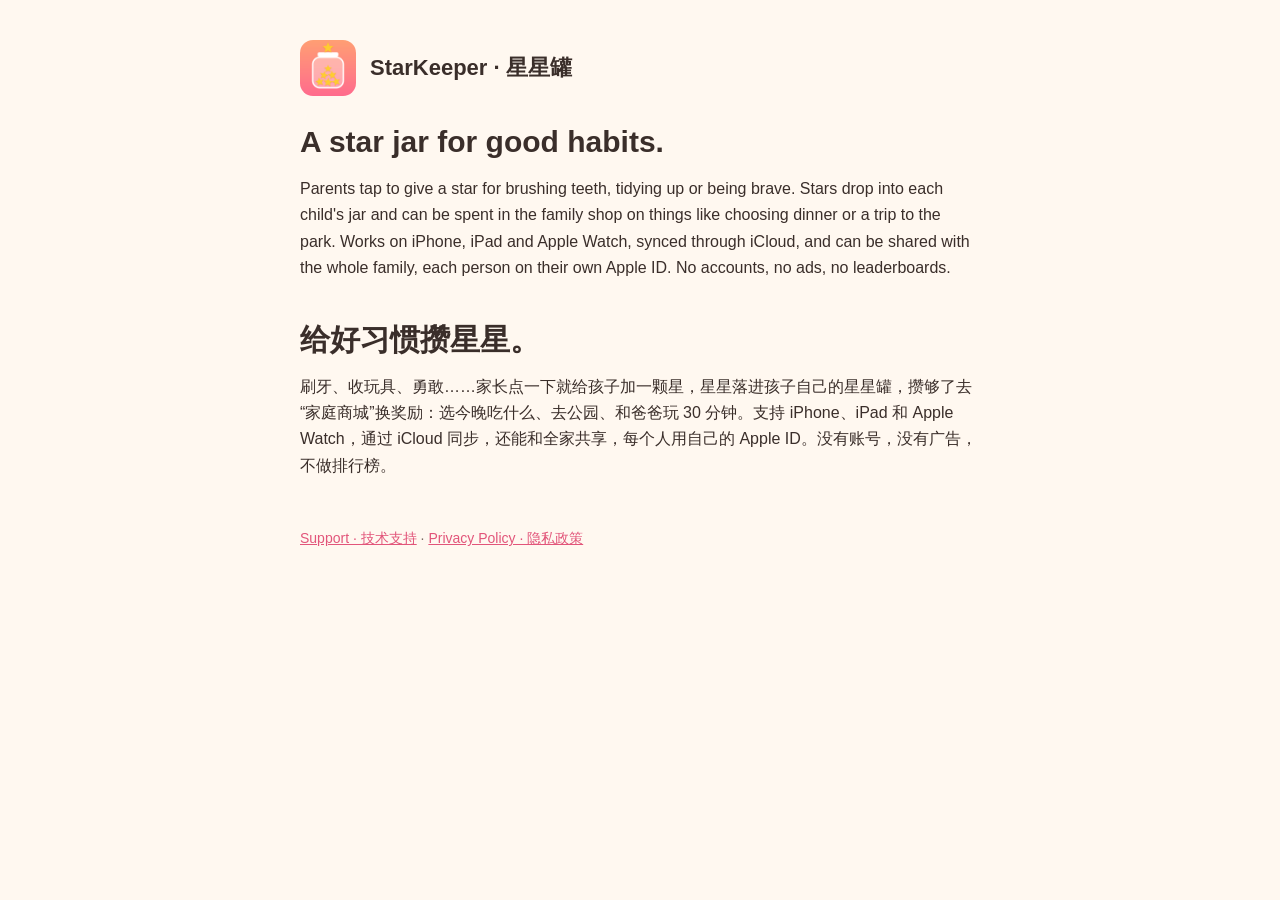
<file: index.html>
<!doctype html>
<html lang="en">
<head>
<meta charset="utf-8">
<meta name="viewport" content="width=device-width, initial-scale=1">
<title>StarKeeper · 星星罐</title>
<link rel="icon" href="icon.png">
<link rel="stylesheet" href="style.css">
</head>
<body>
<main>
<header><img src="icon.png" alt=""><a class="home" href="./">StarKeeper · 星星罐</a></header>
<h1>A star jar for good habits.</h1>
<p>Parents tap to give a star for brushing teeth, tidying up or being brave. Stars drop into each child's jar and can be spent in the family shop on things like choosing dinner or a trip to the park. Works on iPhone, iPad and Apple Watch, synced through iCloud, and can be shared with the whole family, each person on their own Apple ID. No accounts, no ads, no leaderboards.</p>
<h1 lang="zh-Hans" style="margin-top:40px">给好习惯攒星星。</h1>
<p lang="zh-Hans">刷牙、收玩具、勇敢……家长点一下就给孩子加一颗星，星星落进孩子自己的星星罐，攒够了去“家庭商城”换奖励：选今晚吃什么、去公园、和爸爸玩 30 分钟。支持 iPhone、iPad 和 Apple Watch，通过 iCloud 同步，还能和全家共享，每个人用自己的 Apple ID。没有账号，没有广告，不做排行榜。</p>
<footer><a href="support.html">Support · 技术支持</a> · <a href="privacy.html">Privacy Policy · 隐私政策</a></footer>
</main>
</body>
</html>
</file>
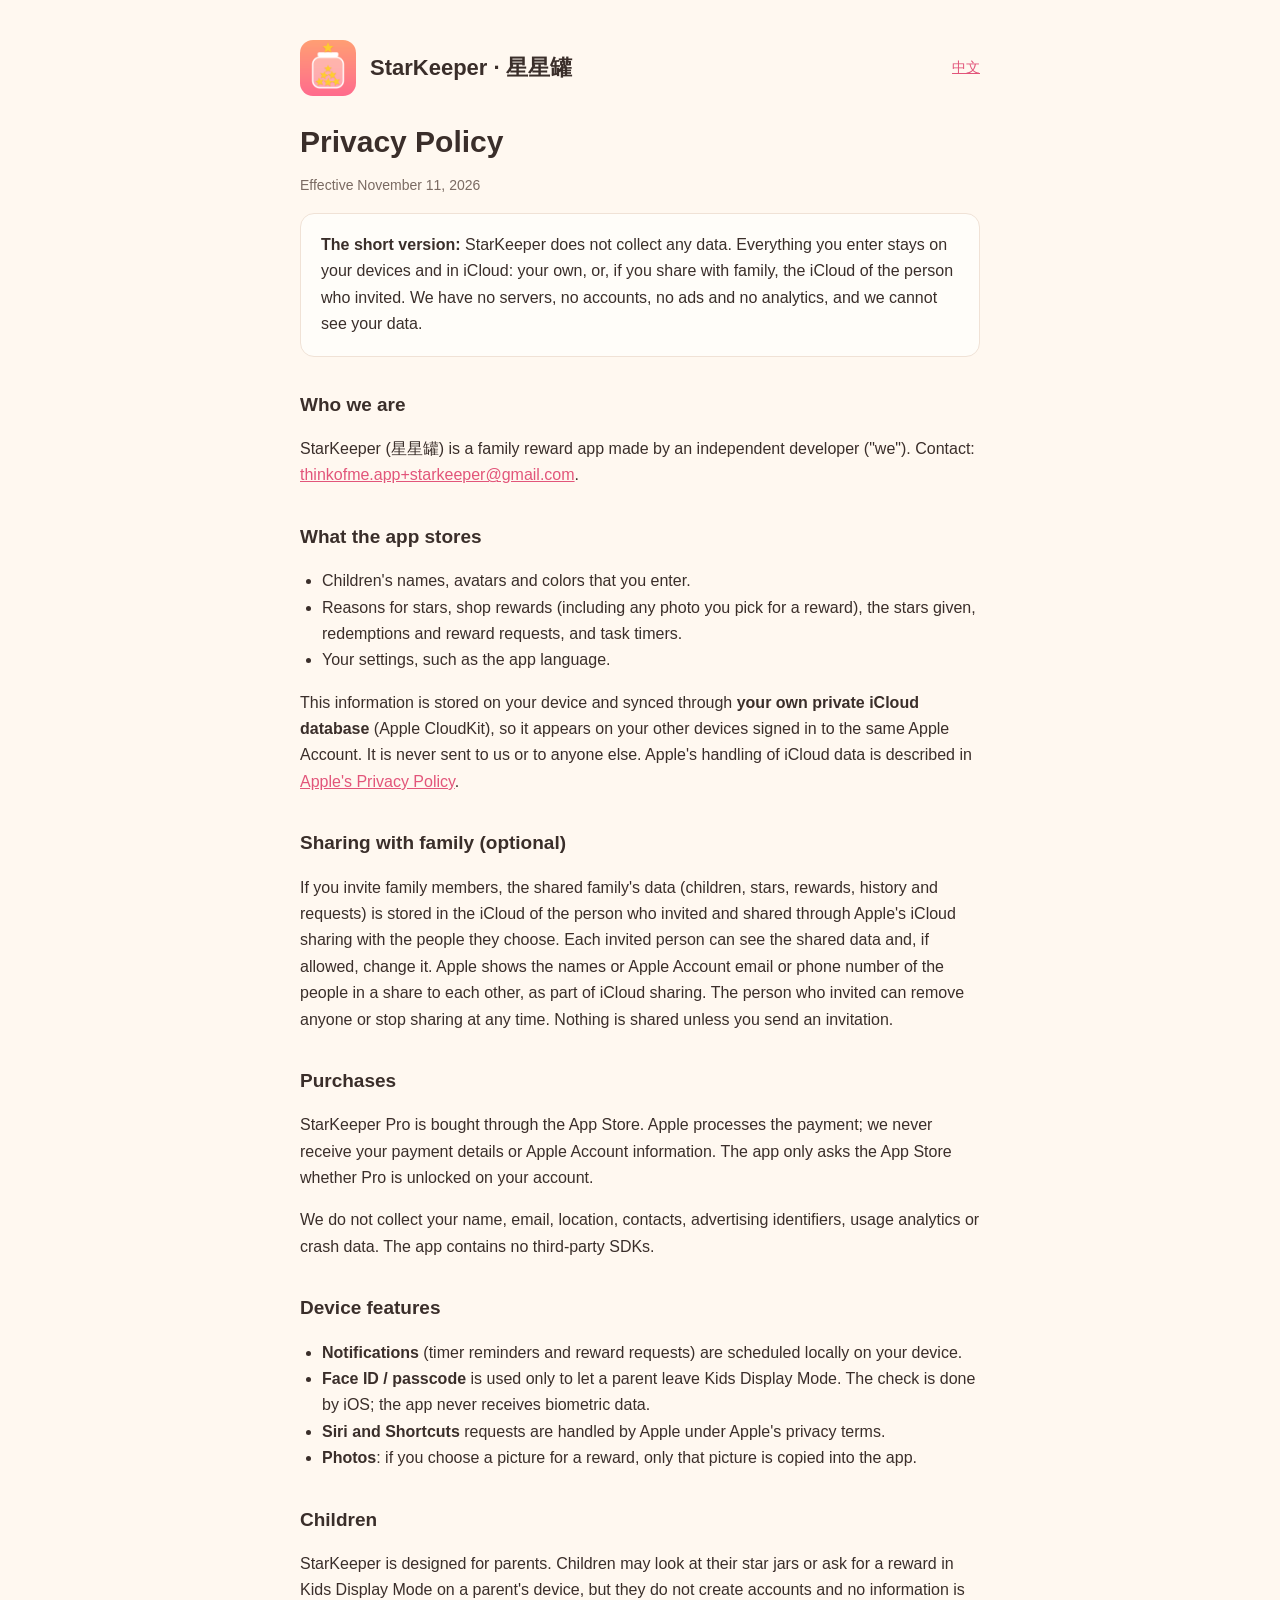
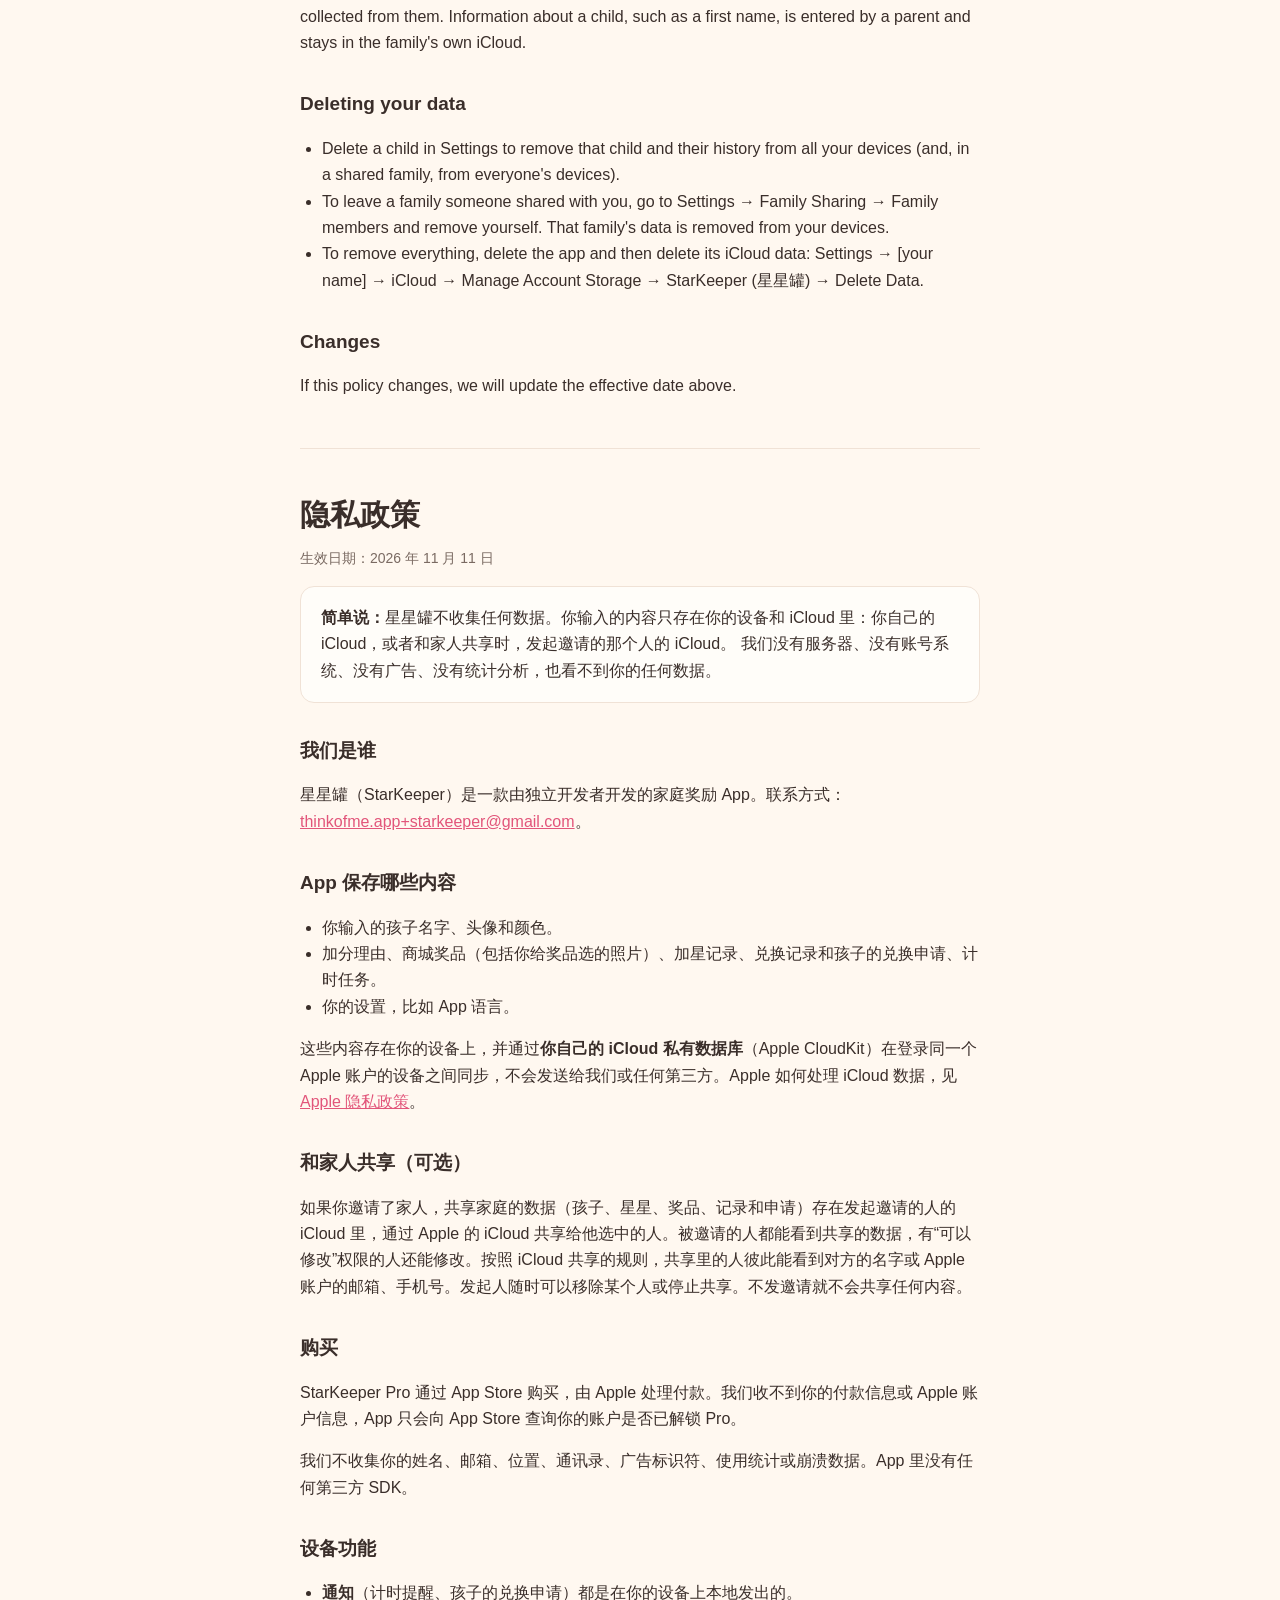
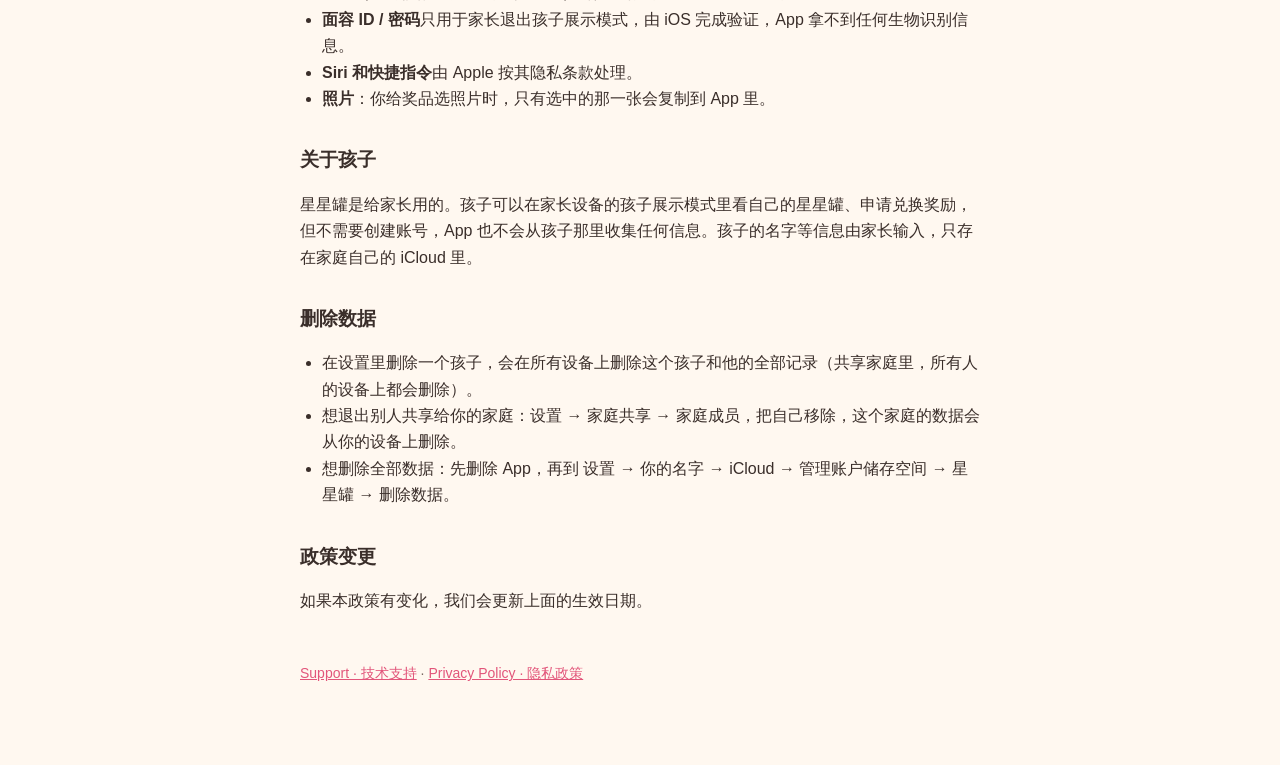
<file: privacy.html>
<!doctype html>
<html lang="en">
<head>
<meta charset="utf-8">
<meta name="viewport" content="width=device-width, initial-scale=1">
<title>StarKeeper Privacy Policy · 星星罐隐私政策</title>
<link rel="icon" href="icon.png">
<link rel="stylesheet" href="style.css">
</head>
<body>
<main>
<header><img src="icon.png" alt=""><a class="home" href="./">StarKeeper · 星星罐</a><nav><a href="#zh">中文</a></nav></header>
<h1>Privacy Policy</h1>
<p class="muted">Effective November 11, 2026</p>

<div class="card">
<strong>The short version:</strong> StarKeeper does not collect any data. Everything you enter stays on your devices
and in iCloud: your own, or, if you share with family, the iCloud of the person who invited. We have no servers, no accounts, no ads and no analytics, and we cannot see your data.
</div>

<h2>Who we are</h2>
<p>StarKeeper (星星罐) is a family reward app made by an independent developer ("we").
Contact: <a href="mailto:thinkofme.app+starkeeper@gmail.com">thinkofme.app+starkeeper@gmail.com</a>.</p>

<h2>What the app stores</h2>
<ul>
  <li>Children's names, avatars and colors that you enter.</li>
  <li>Reasons for stars, shop rewards (including any photo you pick for a reward), the stars given, redemptions and reward requests, and task timers.</li>
  <li>Your settings, such as the app language.</li>
</ul>
<p>This information is stored on your device and synced through <strong>your own private iCloud database</strong> (Apple CloudKit), so it appears on your other devices signed in to the same Apple Account. It is never sent to us or to anyone else. Apple's handling of iCloud data is described in <a href="https://www.apple.com/legal/privacy/">Apple's Privacy Policy</a>.</p>
<h2>Sharing with family (optional)</h2>
<p>If you invite family members, the shared family's data (children, stars, rewards, history and requests) is stored in the iCloud of the person who invited and shared through Apple's iCloud sharing with the people they choose. Each invited person can see the shared data and, if allowed, change it. Apple shows the names or Apple Account email or phone number of the people in a share to each other, as part of iCloud sharing. The person who invited can remove anyone or stop sharing at any time. Nothing is shared unless you send an invitation.</p>

<h2>Purchases</h2>
<p>StarKeeper Pro is bought through the App Store. Apple processes the payment; we never receive your payment details or Apple Account information. The app only asks the App Store whether Pro is unlocked on your account.</p>

<p>We do not collect your name, email, location, contacts, advertising identifiers, usage analytics or crash data. The app contains no third-party SDKs.</p>

<h2>Device features</h2>
<ul>
  <li><strong>Notifications</strong> (timer reminders and reward requests) are scheduled locally on your device.</li>
  <li><strong>Face ID / passcode</strong> is used only to let a parent leave Kids Display Mode. The check is done by iOS; the app never receives biometric data.</li>
  <li><strong>Siri and Shortcuts</strong> requests are handled by Apple under Apple's privacy terms.</li>
  <li><strong>Photos</strong>: if you choose a picture for a reward, only that picture is copied into the app.</li>
</ul>

<h2>Children</h2>
<p>StarKeeper is designed for parents. Children may look at their star jars or ask for a reward in Kids Display Mode on a parent's device, but they do not create accounts and no information is collected from them. Information about a child, such as a first name, is entered by a parent and stays in the family's own iCloud.</p>

<h2>Deleting your data</h2>
<ul>
  <li>Delete a child in Settings to remove that child and their history from all your devices (and, in a shared family, from everyone's devices).</li>
  <li>To leave a family someone shared with you, go to Settings → Family Sharing → Family members and remove yourself. That family's data is removed from your devices.</li>
  <li>To remove everything, delete the app and then delete its iCloud data: Settings → [your name] → iCloud → Manage Account Storage → StarKeeper (星星罐) → Delete Data.</li>
</ul>

<h2>Changes</h2>
<p>If this policy changes, we will update the effective date above.</p>

<hr id="zh">

<div lang="zh-Hans">
<h1>隐私政策</h1>
<p class="muted">生效日期：2026 年 11 月 11 日</p>

<div class="card">
<strong>简单说：</strong>星星罐不收集任何数据。你输入的内容只存在你的设备和 iCloud 里：你自己的 iCloud，或者和家人共享时，发起邀请的那个人的 iCloud。
我们没有服务器、没有账号系统、没有广告、没有统计分析，也看不到你的任何数据。
</div>

<h2>我们是谁</h2>
<p>星星罐（StarKeeper）是一款由独立开发者开发的家庭奖励 App。联系方式：<a href="mailto:thinkofme.app+starkeeper@gmail.com">thinkofme.app+starkeeper@gmail.com</a>。</p>

<h2>App 保存哪些内容</h2>
<ul>
  <li>你输入的孩子名字、头像和颜色。</li>
  <li>加分理由、商城奖品（包括你给奖品选的照片）、加星记录、兑换记录和孩子的兑换申请、计时任务。</li>
  <li>你的设置，比如 App 语言。</li>
</ul>
<p>这些内容存在你的设备上，并通过<strong>你自己的 iCloud 私有数据库</strong>（Apple CloudKit）在登录同一个 Apple 账户的设备之间同步，不会发送给我们或任何第三方。Apple 如何处理 iCloud 数据，见 <a href="https://www.apple.com/legal/privacy/">Apple 隐私政策</a>。</p>
<h2>和家人共享（可选）</h2>
<p>如果你邀请了家人，共享家庭的数据（孩子、星星、奖品、记录和申请）存在发起邀请的人的 iCloud 里，通过 Apple 的 iCloud 共享给他选中的人。被邀请的人都能看到共享的数据，有“可以修改”权限的人还能修改。按照 iCloud 共享的规则，共享里的人彼此能看到对方的名字或 Apple 账户的邮箱、手机号。发起人随时可以移除某个人或停止共享。不发邀请就不会共享任何内容。</p>

<h2>购买</h2>
<p>StarKeeper Pro 通过 App Store 购买，由 Apple 处理付款。我们收不到你的付款信息或 Apple 账户信息，App 只会向 App Store 查询你的账户是否已解锁 Pro。</p>

<p>我们不收集你的姓名、邮箱、位置、通讯录、广告标识符、使用统计或崩溃数据。App 里没有任何第三方 SDK。</p>

<h2>设备功能</h2>
<ul>
  <li><strong>通知</strong>（计时提醒、孩子的兑换申请）都是在你的设备上本地发出的。</li>
  <li><strong>面容 ID / 密码</strong>只用于家长退出孩子展示模式，由 iOS 完成验证，App 拿不到任何生物识别信息。</li>
  <li><strong>Siri 和快捷指令</strong>由 Apple 按其隐私条款处理。</li>
  <li><strong>照片</strong>：你给奖品选照片时，只有选中的那一张会复制到 App 里。</li>
</ul>

<h2>关于孩子</h2>
<p>星星罐是给家长用的。孩子可以在家长设备的孩子展示模式里看自己的星星罐、申请兑换奖励，但不需要创建账号，App 也不会从孩子那里收集任何信息。孩子的名字等信息由家长输入，只存在家庭自己的 iCloud 里。</p>

<h2>删除数据</h2>
<ul>
  <li>在设置里删除一个孩子，会在所有设备上删除这个孩子和他的全部记录（共享家庭里，所有人的设备上都会删除）。</li>
  <li>想退出别人共享给你的家庭：设置 → 家庭共享 → 家庭成员，把自己移除，这个家庭的数据会从你的设备上删除。</li>
  <li>想删除全部数据：先删除 App，再到 设置 → 你的名字 → iCloud → 管理账户储存空间 → 星星罐 → 删除数据。</li>
</ul>

<h2>政策变更</h2>
<p>如果本政策有变化，我们会更新上面的生效日期。</p>
</div>

<footer><a href="support.html">Support · 技术支持</a> · <a href="privacy.html">Privacy Policy · 隐私政策</a></footer>
</main>
</body>
</html>
</file>
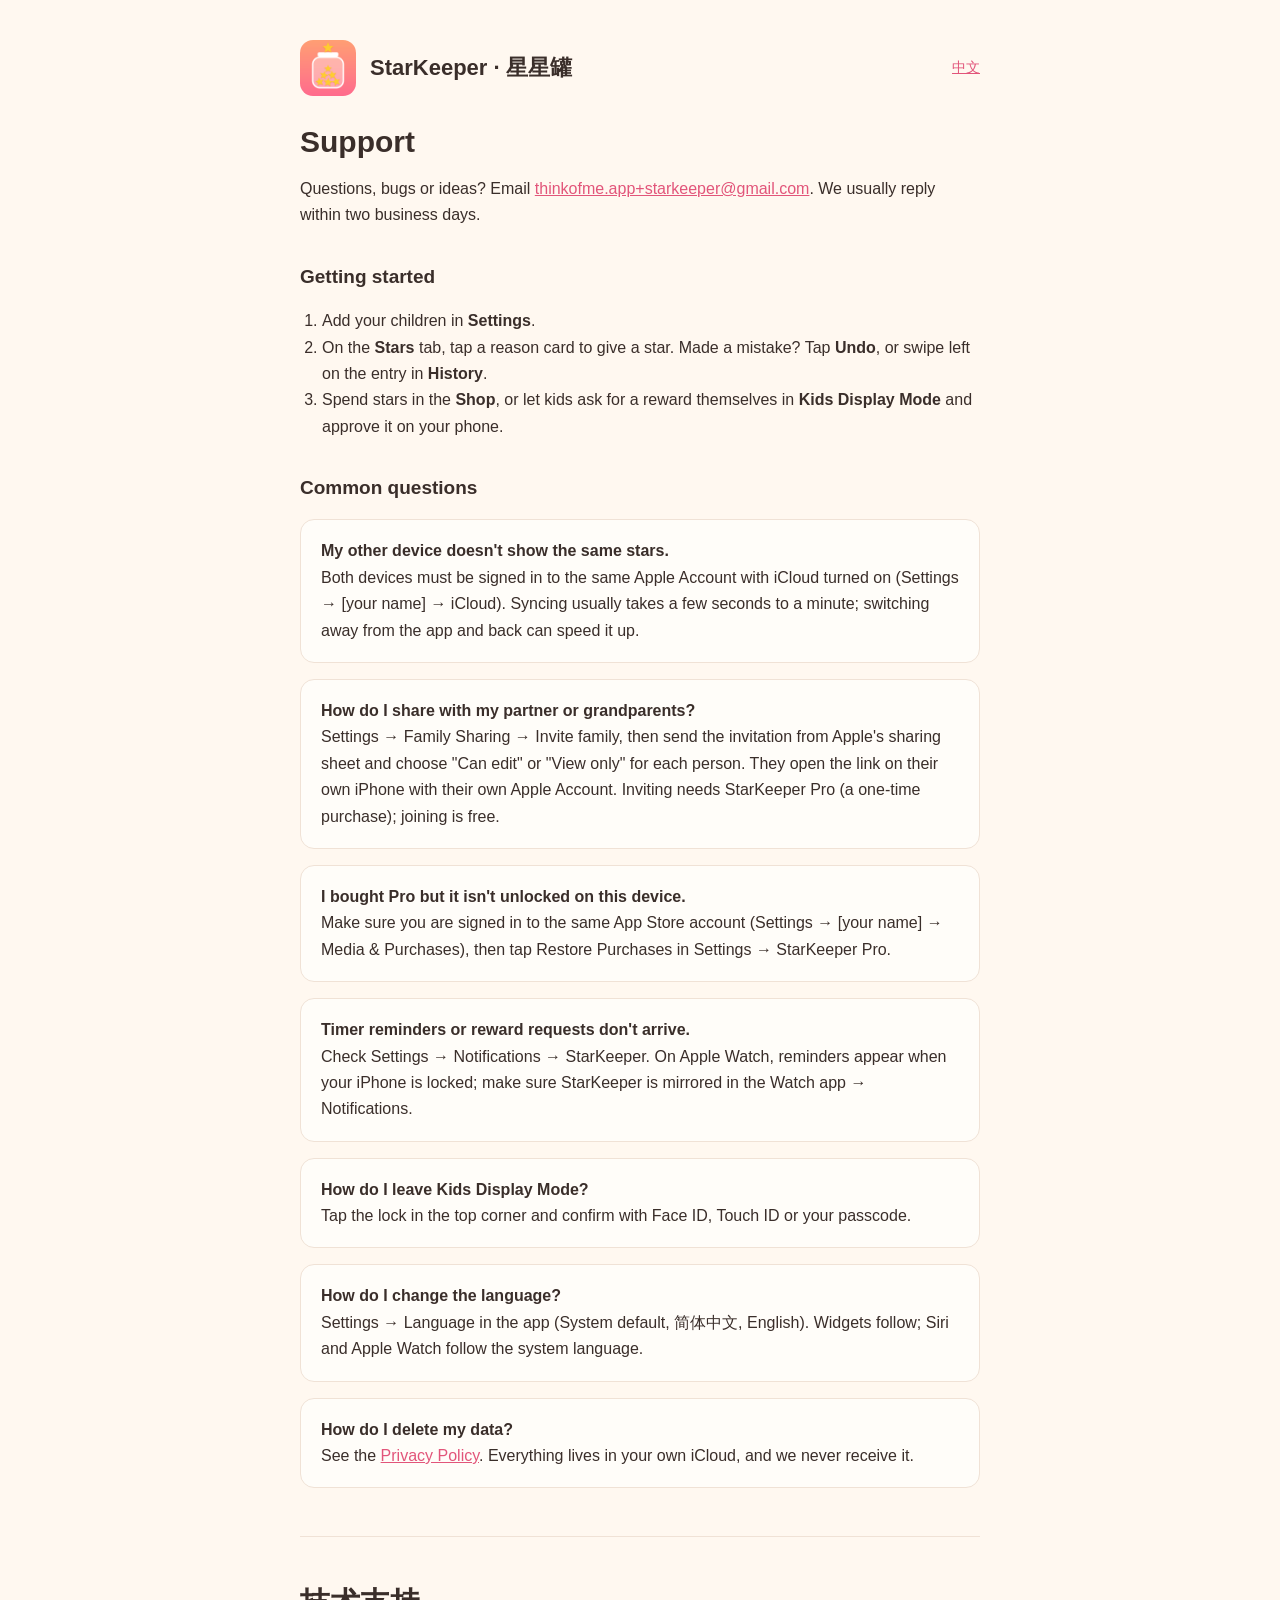
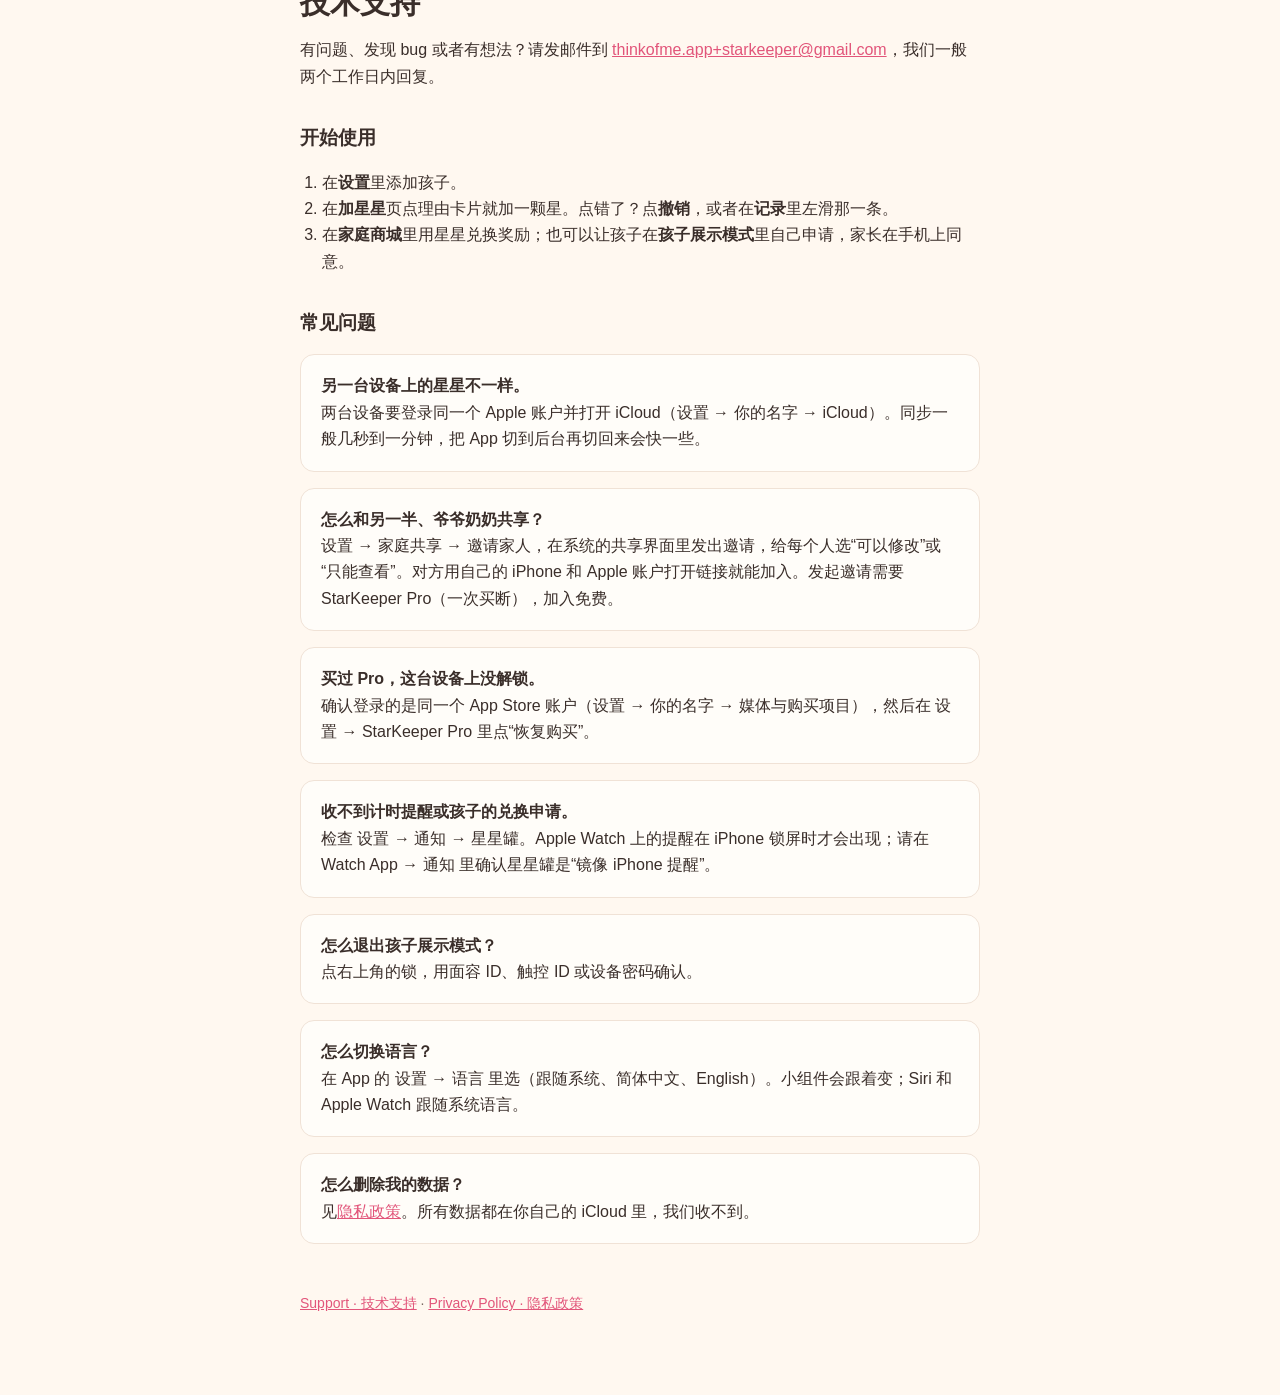
<file: support.html>
<!doctype html>
<html lang="en">
<head>
<meta charset="utf-8">
<meta name="viewport" content="width=device-width, initial-scale=1">
<title>StarKeeper Support · 星星罐技术支持</title>
<link rel="icon" href="icon.png">
<link rel="stylesheet" href="style.css">
</head>
<body>
<main>
<header><img src="icon.png" alt=""><a class="home" href="./">StarKeeper · 星星罐</a><nav><a href="#zh">中文</a></nav></header>
<h1>Support</h1>
<p>Questions, bugs or ideas? Email <a href="mailto:thinkofme.app+starkeeper@gmail.com">thinkofme.app+starkeeper@gmail.com</a>. We usually reply within two business days.</p>

<h2>Getting started</h2>
<ol>
  <li>Add your children in <strong>Settings</strong>.</li>
  <li>On the <strong>Stars</strong> tab, tap a reason card to give a star. Made a mistake? Tap <strong>Undo</strong>, or swipe left on the entry in <strong>History</strong>.</li>
  <li>Spend stars in the <strong>Shop</strong>, or let kids ask for a reward themselves in <strong>Kids Display Mode</strong> and approve it on your phone.</li>
</ol>

<h2>Common questions</h2>
<div class="card"><strong>My other device doesn't show the same stars.</strong><br>
Both devices must be signed in to the same Apple Account with iCloud turned on (Settings → [your name] → iCloud). Syncing usually takes a few seconds to a minute; switching away from the app and back can speed it up.</div>
<div class="card"><strong>How do I share with my partner or grandparents?</strong><br>
Settings → Family Sharing → Invite family, then send the invitation from Apple's sharing sheet and choose "Can edit" or "View only" for each person. They open the link on their own iPhone with their own Apple Account. Inviting needs StarKeeper Pro (a one-time purchase); joining is free.</div>
<div class="card"><strong>I bought Pro but it isn't unlocked on this device.</strong><br>
Make sure you are signed in to the same App Store account (Settings → [your name] → Media &amp; Purchases), then tap Restore Purchases in Settings → StarKeeper Pro.</div>
<div class="card"><strong>Timer reminders or reward requests don't arrive.</strong><br>
Check Settings → Notifications → StarKeeper. On Apple Watch, reminders appear when your iPhone is locked; make sure StarKeeper is mirrored in the Watch app → Notifications.</div>
<div class="card"><strong>How do I leave Kids Display Mode?</strong><br>
Tap the lock in the top corner and confirm with Face ID, Touch ID or your passcode.</div>
<div class="card"><strong>How do I change the language?</strong><br>
Settings → Language in the app (System default, 简体中文, English). Widgets follow; Siri and Apple Watch follow the system language.</div>
<div class="card"><strong>How do I delete my data?</strong><br>
See the <a href="privacy.html">Privacy Policy</a>. Everything lives in your own iCloud, and we never receive it.</div>

<hr id="zh">

<div lang="zh-Hans">
<h1>技术支持</h1>
<p>有问题、发现 bug 或者有想法？请发邮件到 <a href="mailto:thinkofme.app+starkeeper@gmail.com">thinkofme.app+starkeeper@gmail.com</a>，我们一般两个工作日内回复。</p>

<h2>开始使用</h2>
<ol>
  <li>在<strong>设置</strong>里添加孩子。</li>
  <li>在<strong>加星星</strong>页点理由卡片就加一颗星。点错了？点<strong>撤销</strong>，或者在<strong>记录</strong>里左滑那一条。</li>
  <li>在<strong>家庭商城</strong>里用星星兑换奖励；也可以让孩子在<strong>孩子展示模式</strong>里自己申请，家长在手机上同意。</li>
</ol>

<h2>常见问题</h2>
<div class="card"><strong>另一台设备上的星星不一样。</strong><br>
两台设备要登录同一个 Apple 账户并打开 iCloud（设置 → 你的名字 → iCloud）。同步一般几秒到一分钟，把 App 切到后台再切回来会快一些。</div>
<div class="card"><strong>怎么和另一半、爷爷奶奶共享？</strong><br>
设置 → 家庭共享 → 邀请家人，在系统的共享界面里发出邀请，给每个人选“可以修改”或“只能查看”。对方用自己的 iPhone 和 Apple 账户打开链接就能加入。发起邀请需要 StarKeeper Pro（一次买断），加入免费。</div>
<div class="card"><strong>买过 Pro，这台设备上没解锁。</strong><br>
确认登录的是同一个 App Store 账户（设置 → 你的名字 → 媒体与购买项目），然后在 设置 → StarKeeper Pro 里点“恢复购买”。</div>
<div class="card"><strong>收不到计时提醒或孩子的兑换申请。</strong><br>
检查 设置 → 通知 → 星星罐。Apple Watch 上的提醒在 iPhone 锁屏时才会出现；请在 Watch App → 通知 里确认星星罐是“镜像 iPhone 提醒”。</div>
<div class="card"><strong>怎么退出孩子展示模式？</strong><br>
点右上角的锁，用面容 ID、触控 ID 或设备密码确认。</div>
<div class="card"><strong>怎么切换语言？</strong><br>
在 App 的 设置 → 语言 里选（跟随系统、简体中文、English）。小组件会跟着变；Siri 和 Apple Watch 跟随系统语言。</div>
<div class="card"><strong>怎么删除我的数据？</strong><br>
见<a href="privacy.html#zh">隐私政策</a>。所有数据都在你自己的 iCloud 里，我们收不到。</div>
</div>

<footer><a href="support.html">Support · 技术支持</a> · <a href="privacy.html">Privacy Policy · 隐私政策</a></footer>
</main>
</body>
</html>
</file>
<file: style.css>
:root { --bg:#FFF8F0; --card:#FFFDF9; --ink:#3A2E2A; --muted:#7A6A62; --accent:#E2557A; --line:#F0E2D6; }
@media (prefers-color-scheme: dark) {
  :root { --bg:#1C1517; --card:#261D20; --ink:#F2E9E4; --muted:#B9A8A1; --accent:#FF8AA6; --line:#3A2C30; }
}
* { box-sizing: border-box; }
body { margin:0; background:var(--bg); color:var(--ink); font:16px/1.65 -apple-system, BlinkMacSystemFont, "Segoe UI", "PingFang SC", sans-serif; }
main { max-width:720px; margin:0 auto; padding:40px 20px 80px; }
header { display:flex; align-items:center; gap:14px; margin-bottom:28px; flex-wrap:wrap; }
header img { width:56px; height:56px; border-radius:13px; }
header a.home { color:inherit; text-decoration:none; font-weight:700; font-size:22px; }
header nav { margin-left:auto; font-size:14px; }
h1 { font-size:30px; line-height:1.2; margin:0 0 6px; }
h2 { font-size:19px; margin:32px 0 8px; }
p, li { color:var(--ink); }
.muted { color:var(--muted); font-size:14px; }
a { color:var(--accent); }
.card { background:var(--card); border:1px solid var(--line); border-radius:14px; padding:18px 20px; margin:16px 0; }
ul, ol { padding-left:22px; }
hr { border:none; border-top:1px solid var(--line); margin:48px 0; }
footer { margin-top:48px; font-size:14px; color:var(--muted); }
</file>
